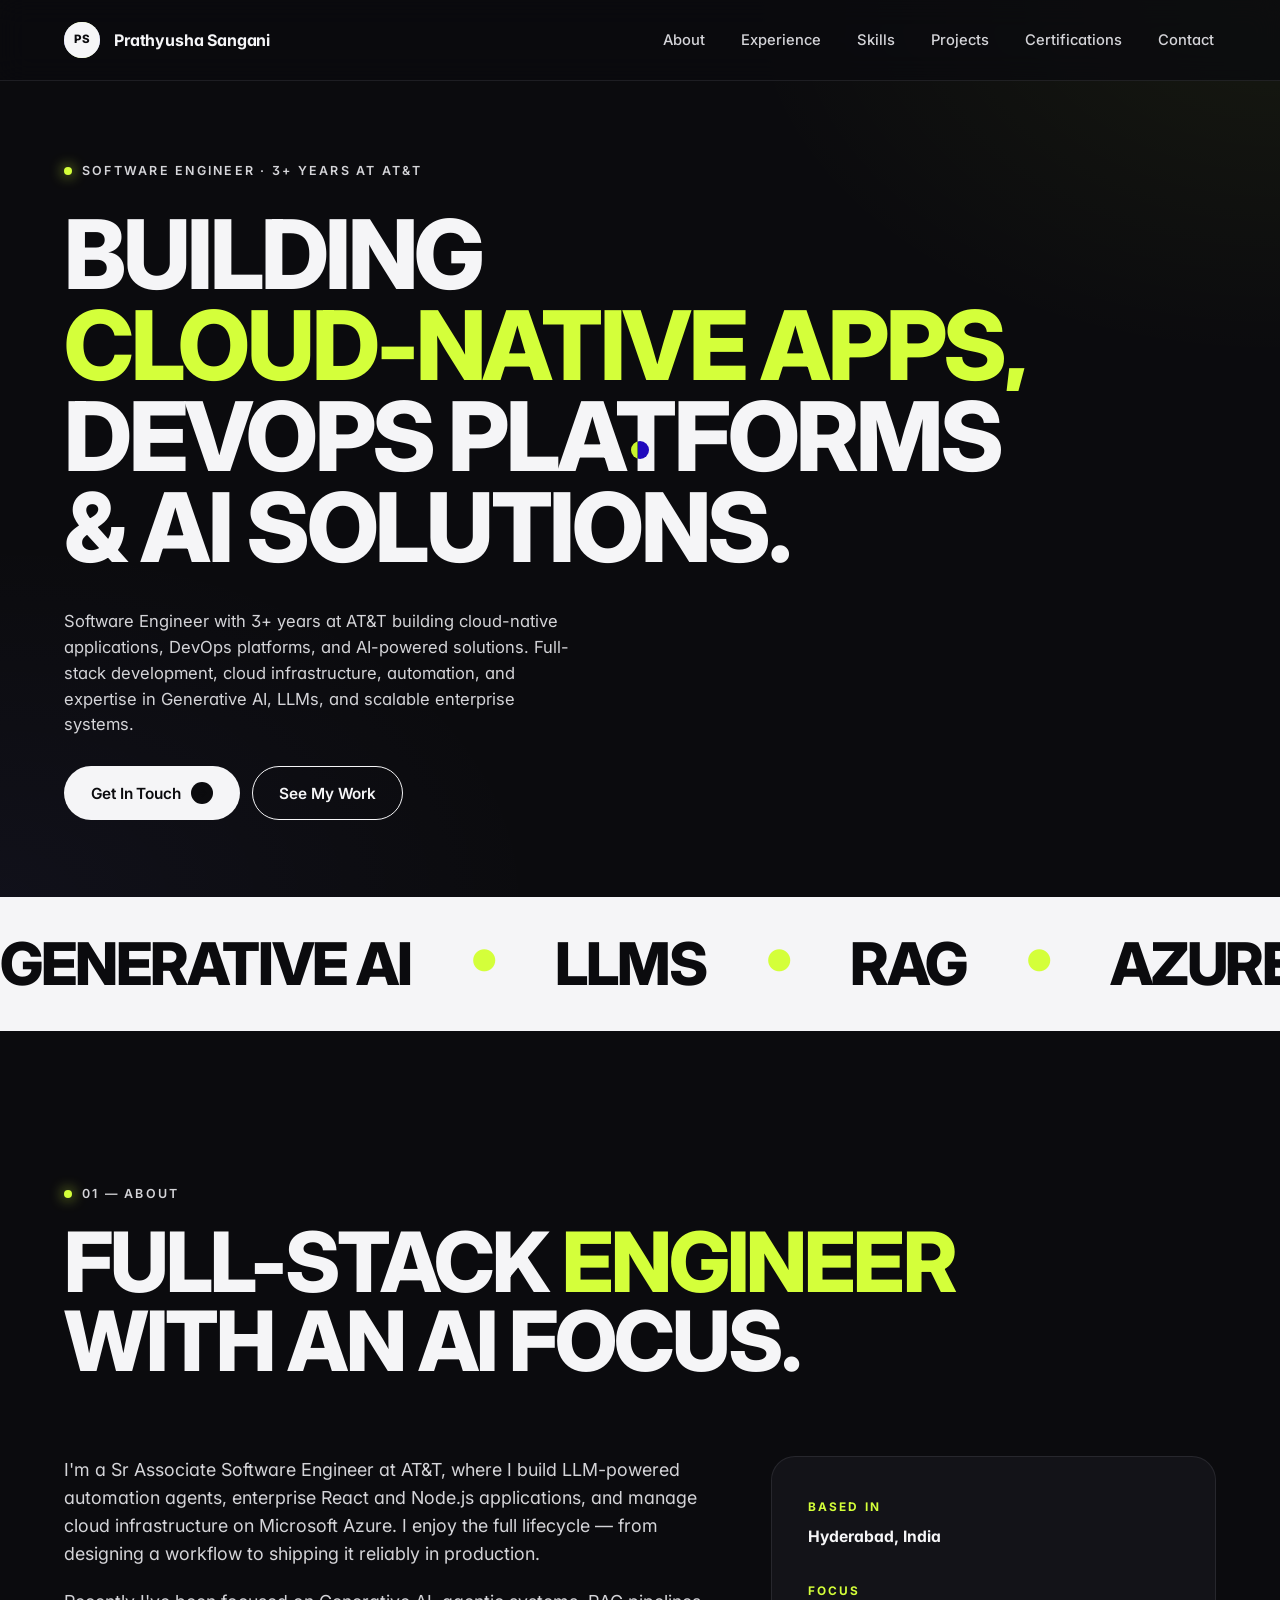
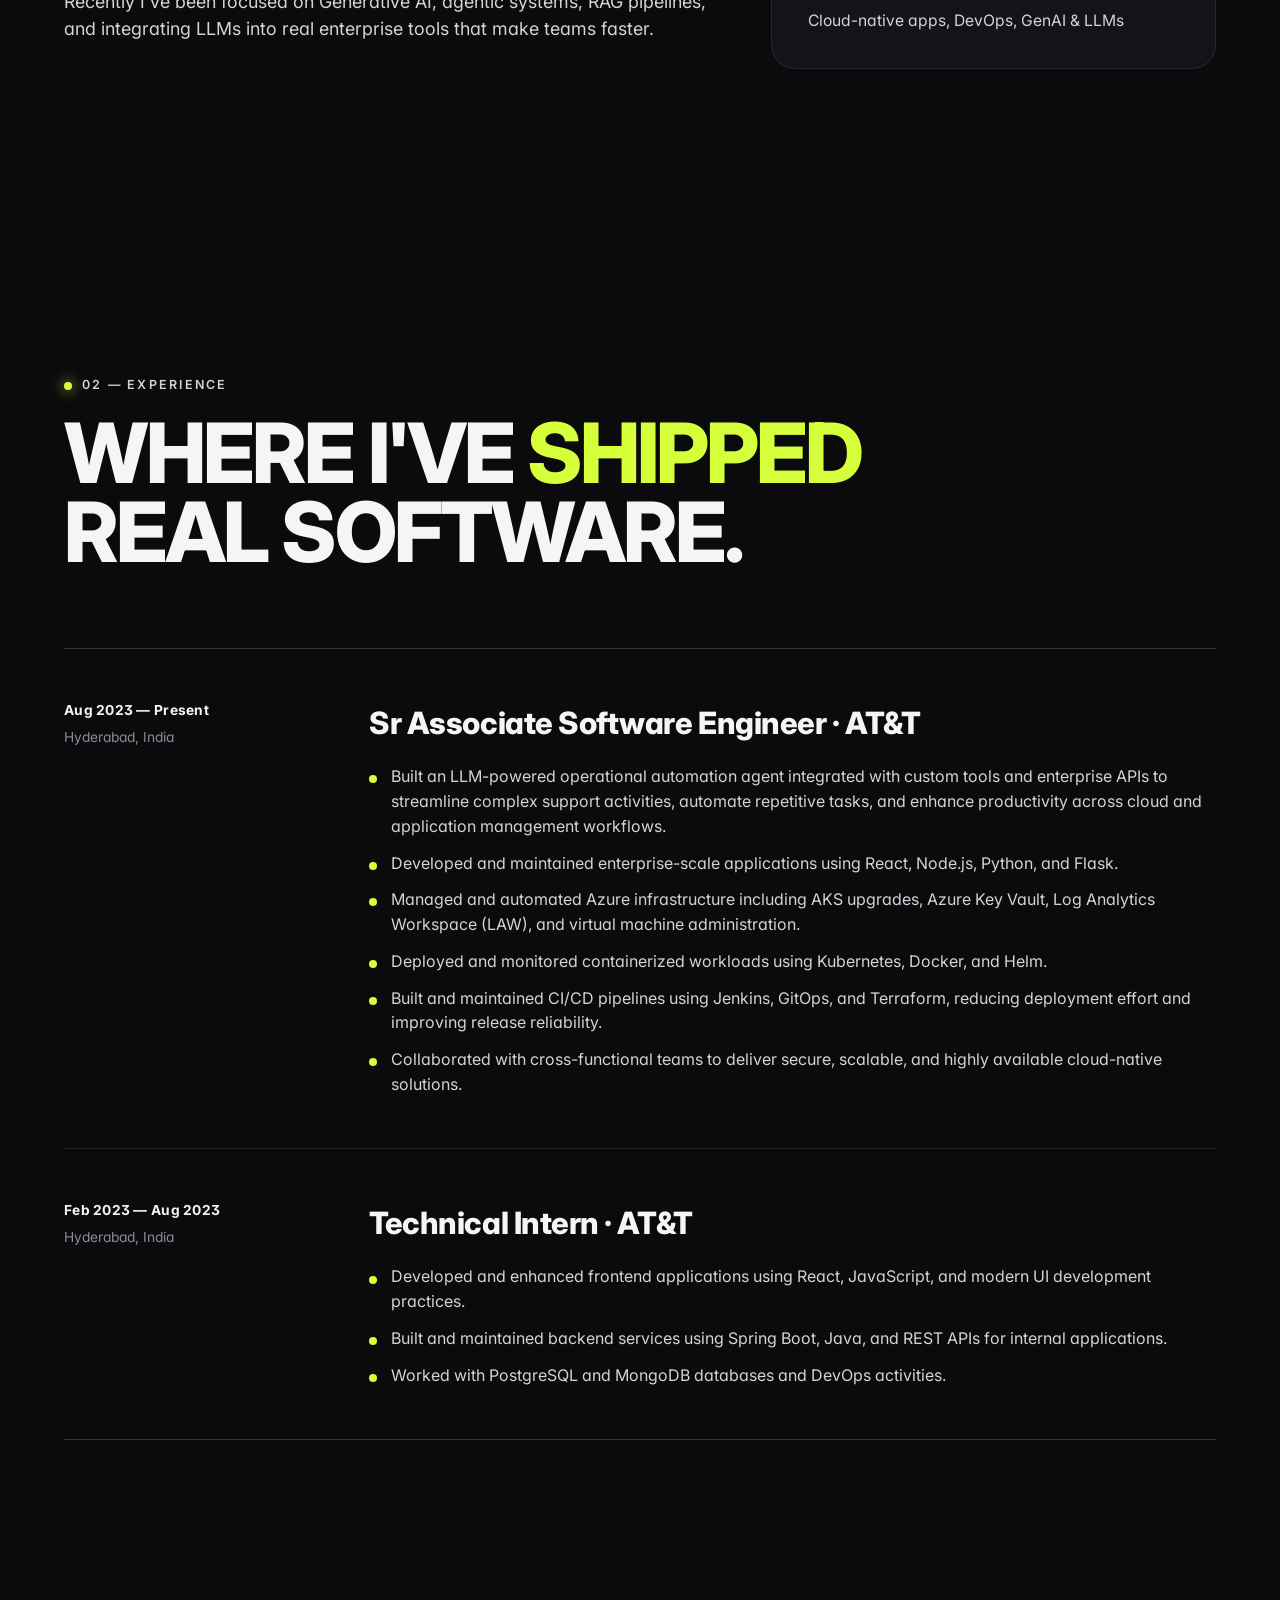
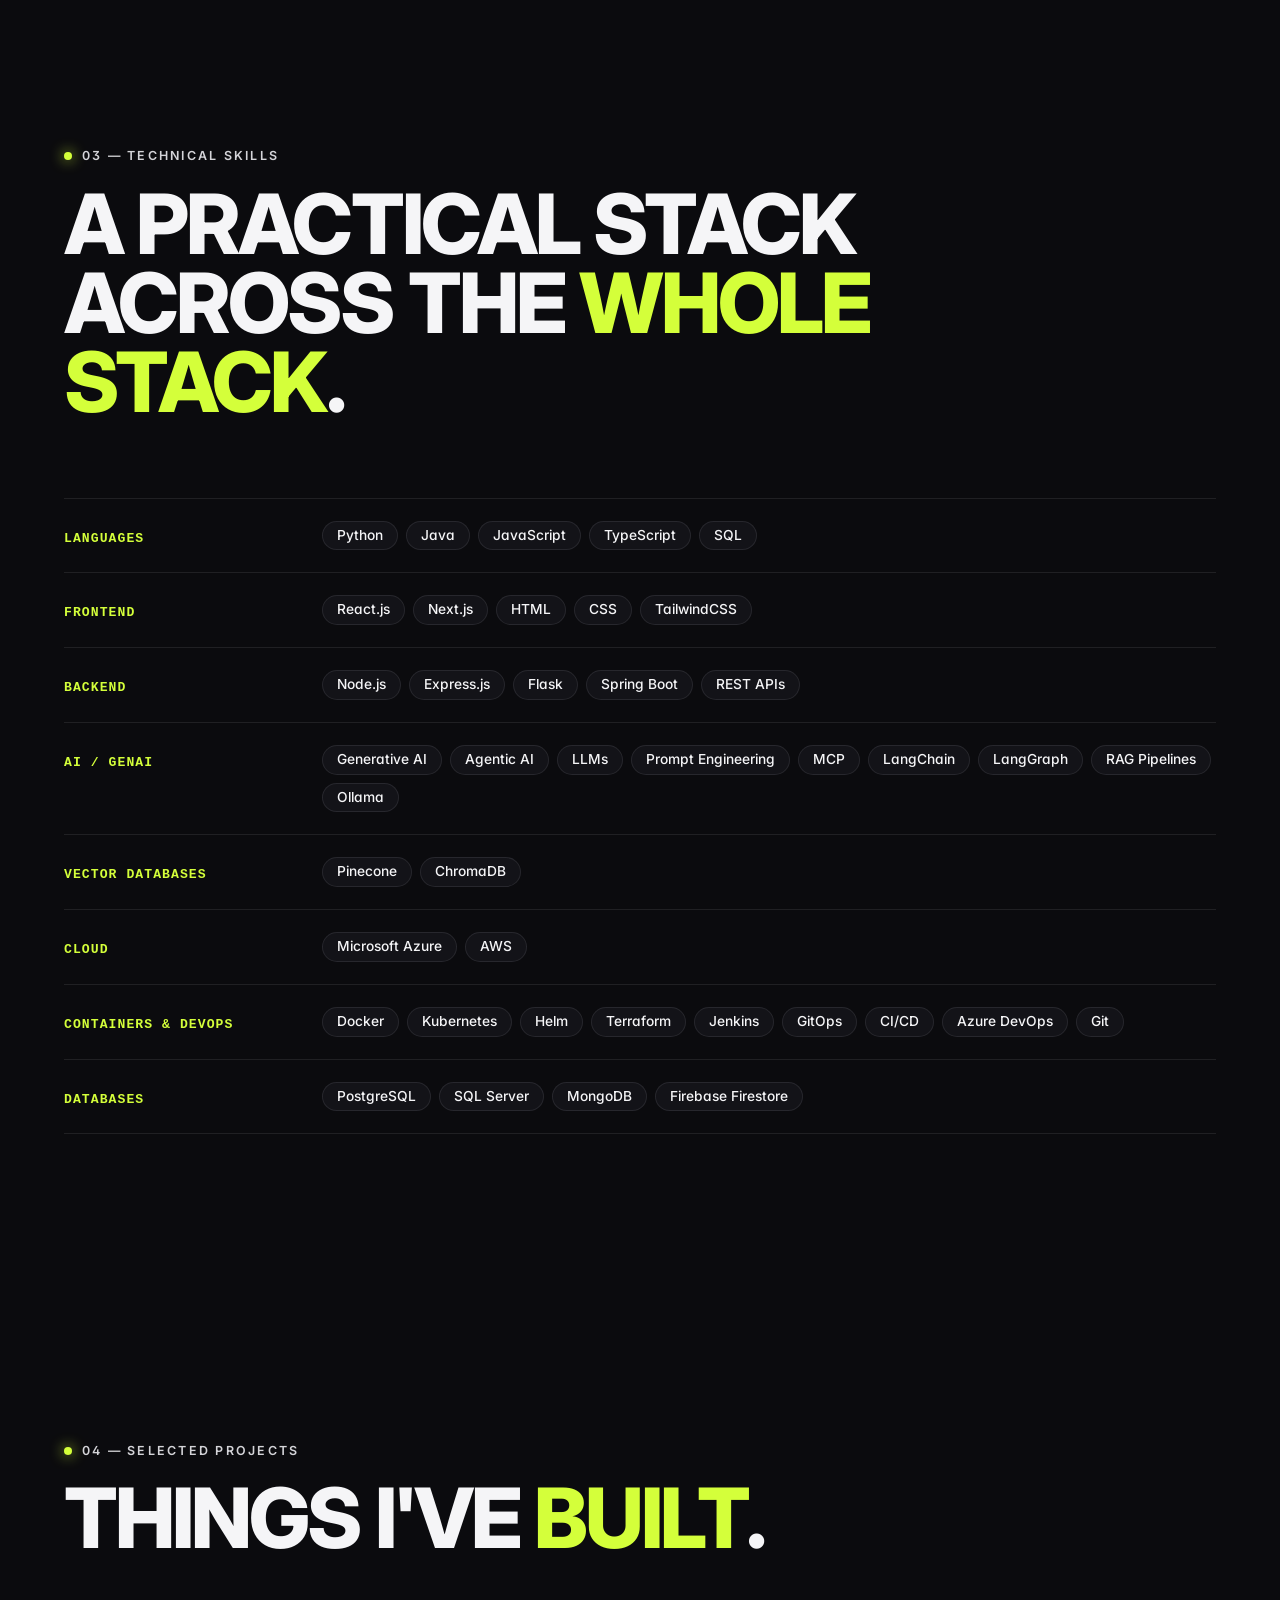
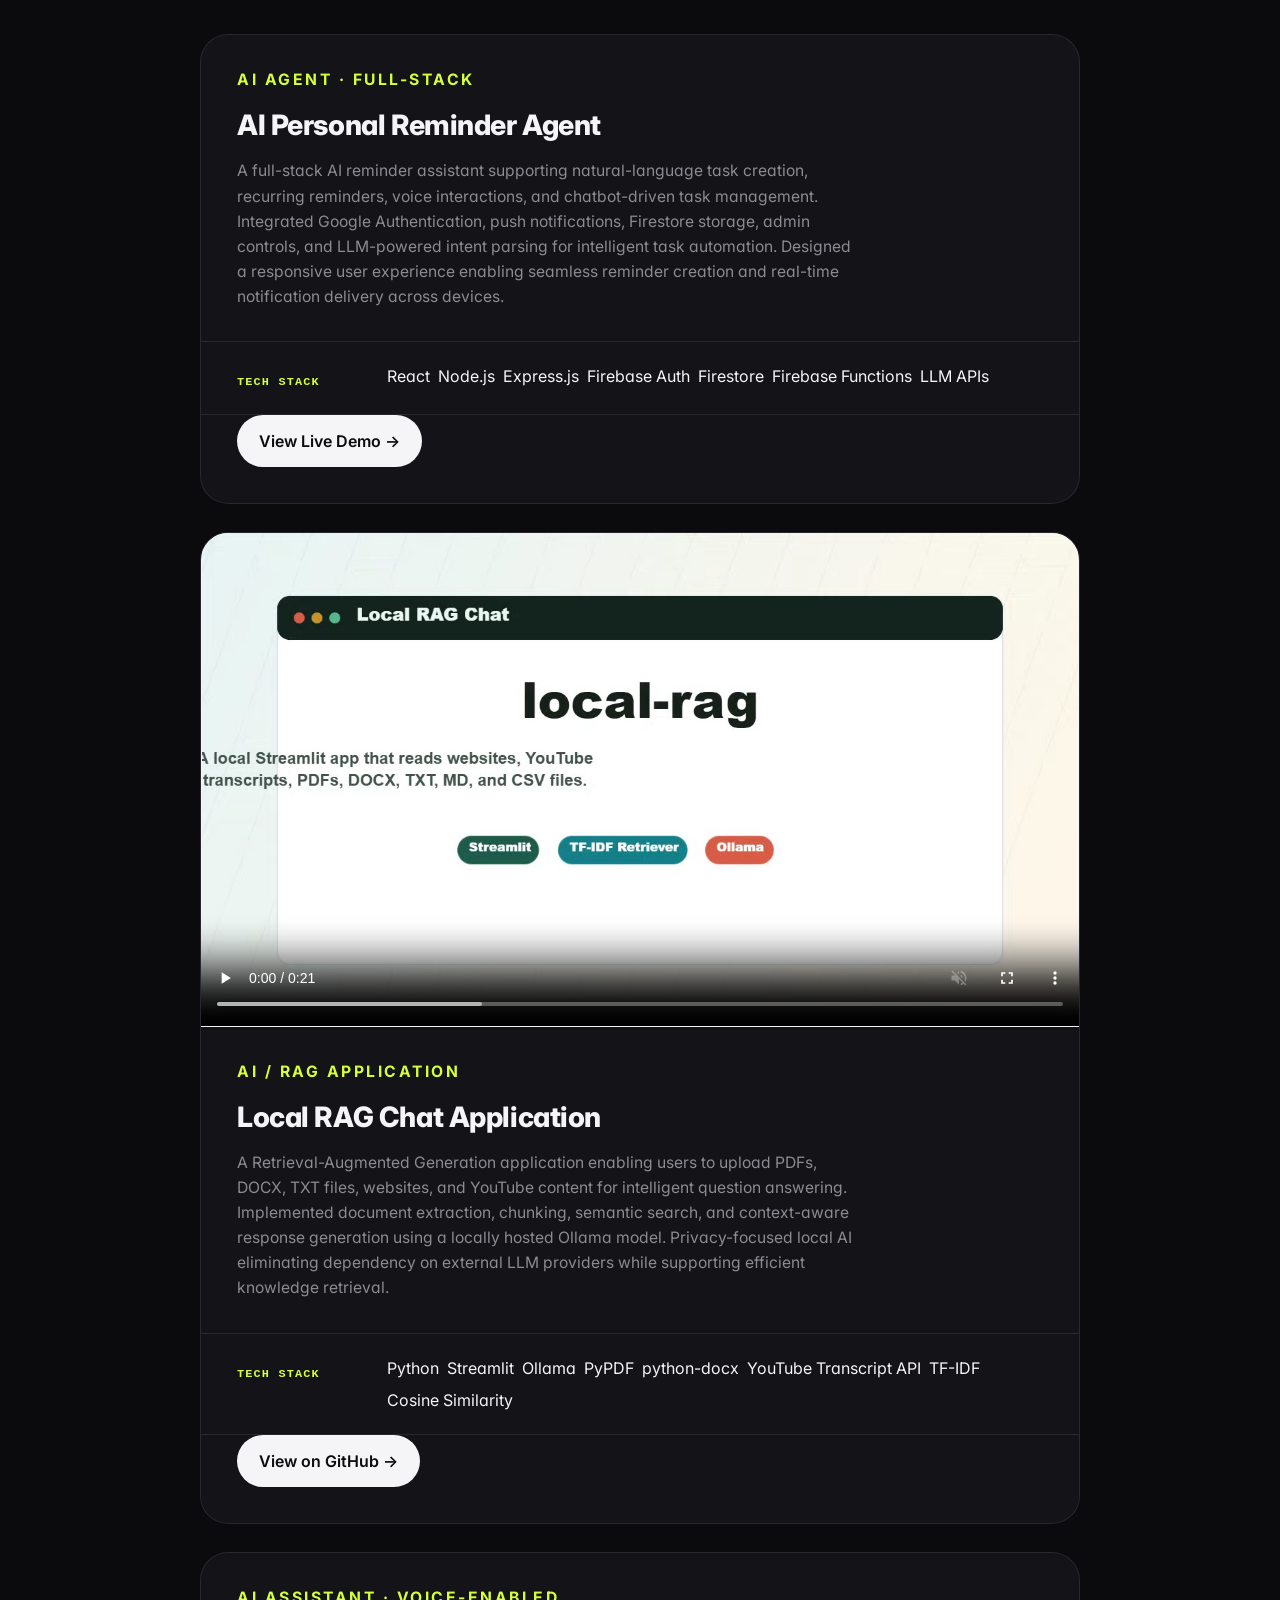
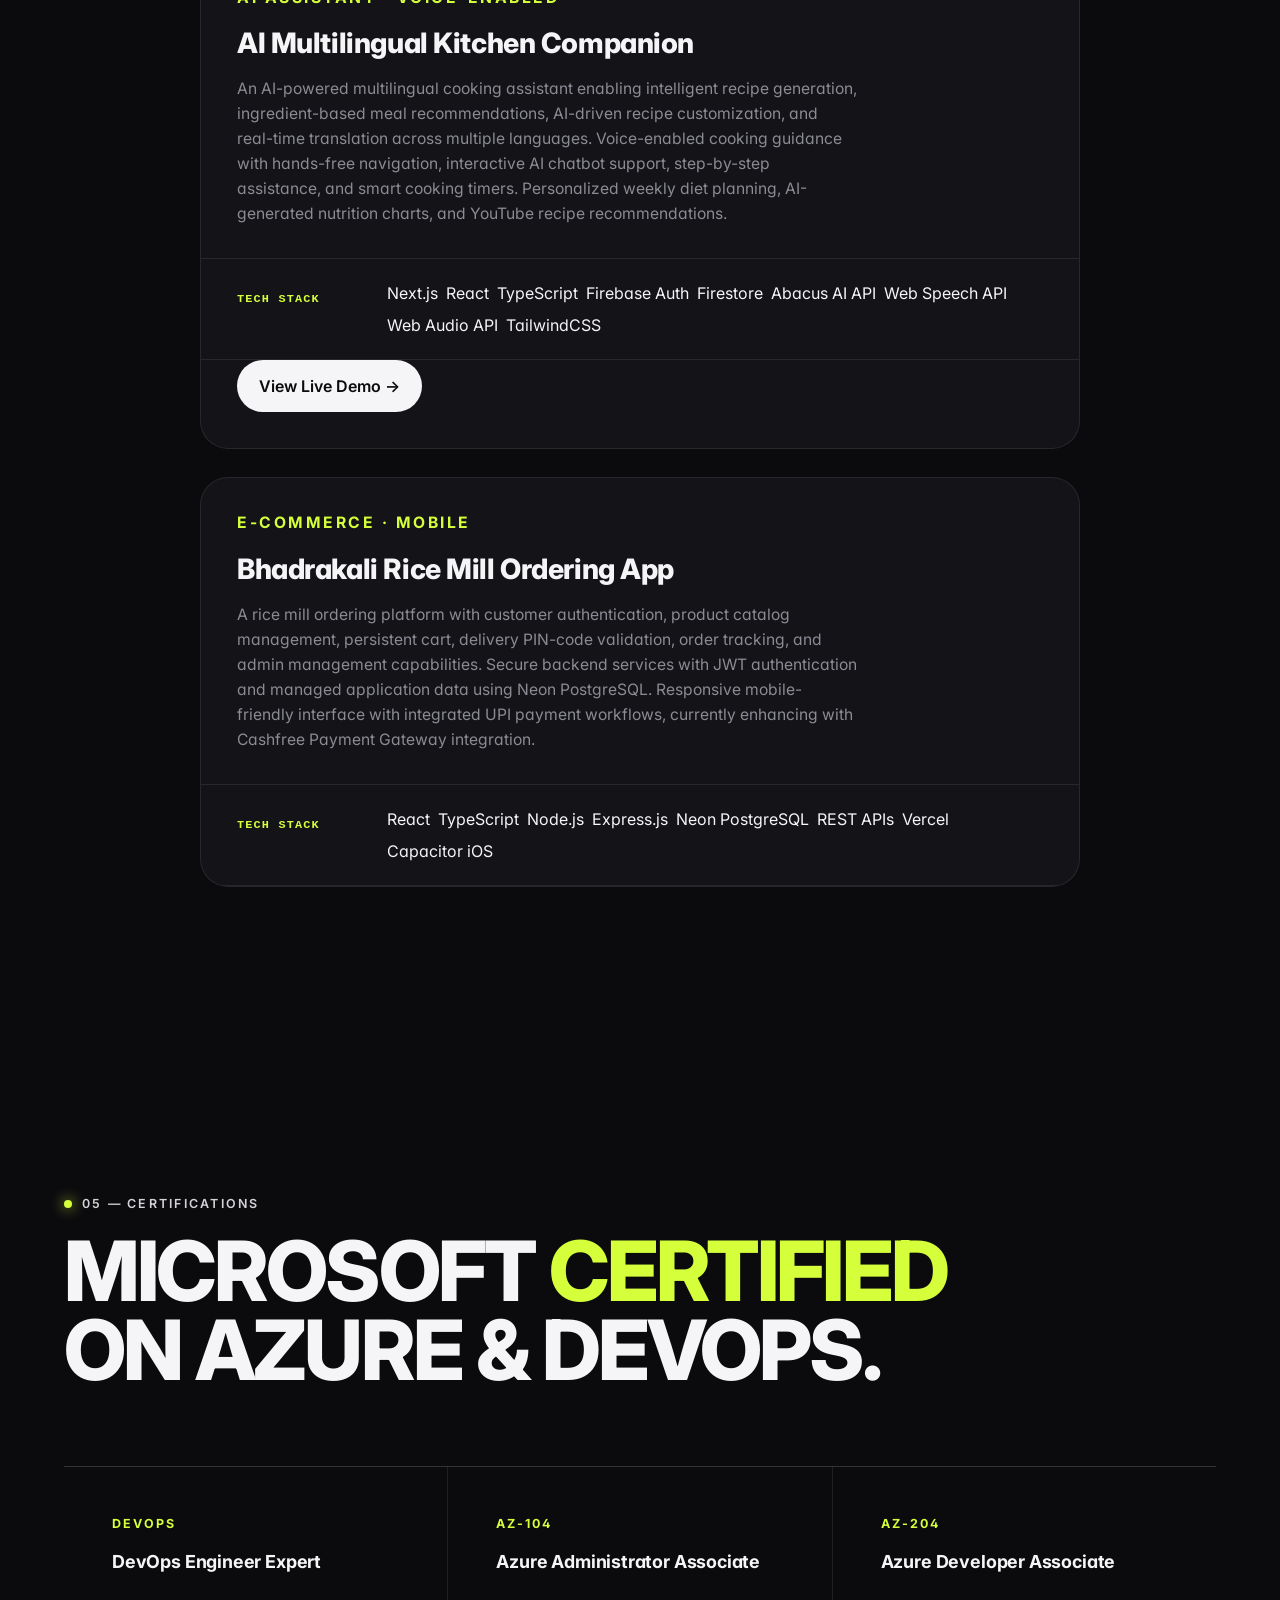
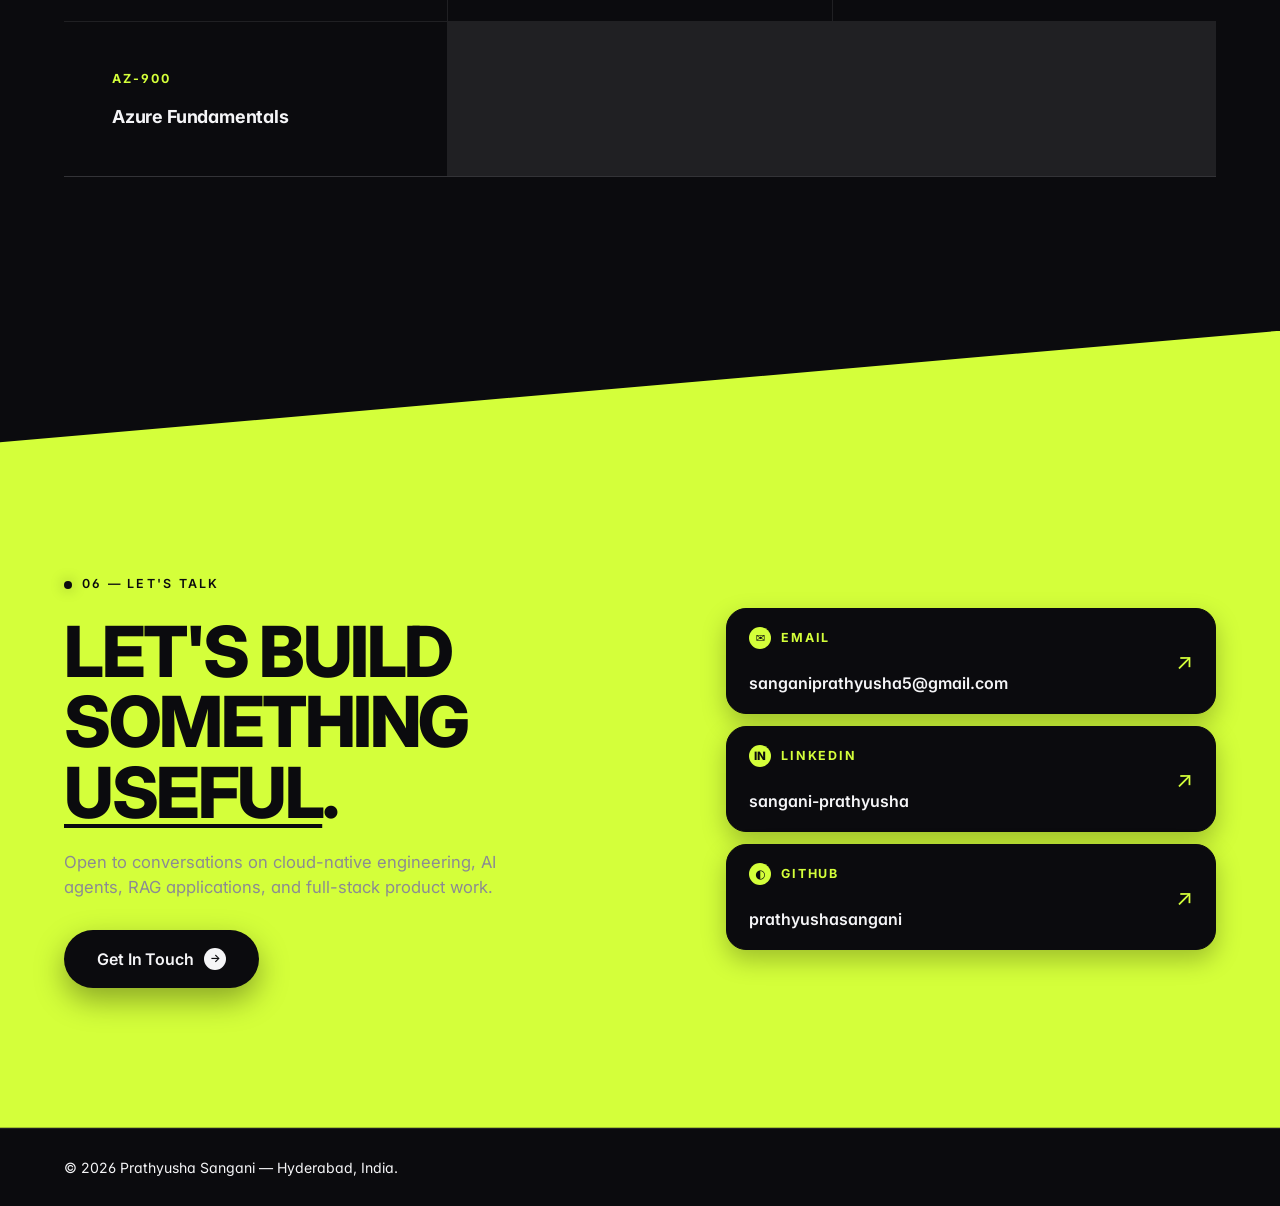
<file: index.html>
<!doctype html>
<html lang="en">
  <head>
    <meta charset="utf-8">
    <meta name="viewport" content="width=device-width, initial-scale=1">
    <meta
      name="description"
      content="Prathyusha Sangani — Software Engineer with 3+ years at AT&T building cloud-native apps, DevOps platforms, and AI-powered solutions."
    >
    <title>Prathyusha Sangani — Software Engineer</title>
    <link rel="preconnect" href="https://fonts.googleapis.com">
    <link rel="preconnect" href="https://fonts.gstatic.com" crossorigin>
    <link
      href="https://fonts.googleapis.com/css2?family=Inter:wght@400;500;600;700;800;900&family=Instrument+Serif:ital@0;1&display=swap"
      rel="stylesheet"
    >
    <link rel="stylesheet" href="styles.css">
  </head>
  <body>
    <div class="bg-fx" aria-hidden="true"></div>
    <div class="cursor-glow" aria-hidden="true"></div>

    <header class="site-header">
      <a class="brand" href="#home" aria-label="Prathyusha Sangani home">
        <span class="brand-mark">PS</span>
        <span>Prathyusha Sangani</span>
      </a>
      <nav class="nav-links" aria-label="Primary navigation">
        <a href="#about">About</a>
        <a href="#experience">Experience</a>
        <a href="#skills">Skills</a>
        <a href="#projects">Projects</a>
        <a href="#certifications">Certifications</a>
        <a href="#contact">Contact</a>
      </nav>
    </header>

    <main id="home">
      <section class="hero section-band">
        <div class="hero-content">
          <p class="eyebrow">Software Engineer · 3+ Years at AT&amp;T</p>

          <h1 class="hero-title">
            <span class="line"><span style="--d: 0.05s">Building</span></span>
            <span class="line"><span class="accent" style="--d: 0.15s">cloud-native apps,</span></span>
            <span class="line"><span style="--d: 0.25s">DevOps platforms</span></span>
            <span class="line"><span style="--d: 0.35s">&amp; AI solutions.</span></span>
          </h1>

          <div class="hero-row">
            <p class="hero-copy">
              Software Engineer with 3+ years at AT&amp;T building cloud-native applications,
              DevOps platforms, and AI-powered solutions. Full-stack development, cloud
              infrastructure, automation, and expertise in Generative AI, LLMs, and scalable
              enterprise systems.
            </p>

            <div class="avatar reveal" aria-hidden="true"></div>
          </div>

          <div class="hero-actions reveal">
            <a class="button primary" href="#contact">Get In Touch <span class="arrow">→</span></a>
            <a class="button secondary" href="#projects">See My Work</a>
          </div>
        </div>
      </section>

      <div class="marquee" aria-hidden="true">
        <div class="marquee-track">
          <span>Generative AI</span><span>LLMs</span><span>RAG</span><span>Azure</span><span>Kubernetes</span><span>React</span><span>Node.js</span><span>Python</span>
          <span>Generative AI</span><span>LLMs</span><span>RAG</span><span>Azure</span><span>Kubernetes</span><span>React</span><span>Node.js</span><span>Python</span>
        </div>
      </div>

      <section id="about" class="section">
        <div class="section-heading reveal">
          <p class="eyebrow">01 — About</p>
          <h2>Full-stack <span class="accent">engineer</span><br>with an AI focus.</h2>
        </div>
        <div class="about-grid">
          <div class="about-copy reveal">
            <p>
              I'm a Sr Associate Software Engineer at AT&amp;T, where I build LLM-powered
              automation agents, enterprise React and Node.js applications, and manage cloud
              infrastructure on Microsoft Azure. I enjoy the full lifecycle — from designing
              a workflow to shipping it reliably in production.
            </p>
            <p>
              Recently I've been focused on Generative AI, agentic systems, RAG pipelines,
              and integrating LLMs into real enterprise tools that make teams faster.
            </p>
          </div>
          <div class="about-facts reveal">
            <div>
              <span class="fact-label">Based in</span>
              <p><strong>Hyderabad, India</strong></p>
            </div>
            <div>
              <span class="fact-label">Focus</span>
              <p>Cloud-native apps, DevOps, GenAI &amp; LLMs</p>
            </div>
          </div>
        </div>
      </section>

      <section id="experience" class="section">
        <div class="section-heading reveal">
          <p class="eyebrow">02 — Experience</p>
          <h2>Where I've <span class="accent">shipped</span><br>real software.</h2>
        </div>
        <div class="experience-list">
          <article class="experience-item reveal">
            <div class="experience-meta">
              <span class="exp-date">Aug 2023 — Present</span>
              <span class="exp-location">Hyderabad, India</span>
            </div>
            <div class="experience-body">
              <h3>Sr Associate Software Engineer · AT&amp;T</h3>
              <ul>
                <li>Built an LLM-powered operational automation agent integrated with custom tools and enterprise APIs to streamline complex support activities, automate repetitive tasks, and enhance productivity across cloud and application management workflows.</li>
                <li>Developed and maintained enterprise-scale applications using React, Node.js, Python, and Flask.</li>
                <li>Managed and automated Azure infrastructure including AKS upgrades, Azure Key Vault, Log Analytics Workspace (LAW), and virtual machine administration.</li>
                <li>Deployed and monitored containerized workloads using Kubernetes, Docker, and Helm.</li>
                <li>Built and maintained CI/CD pipelines using Jenkins, GitOps, and Terraform, reducing deployment effort and improving release reliability.</li>
                <li>Collaborated with cross-functional teams to deliver secure, scalable, and highly available cloud-native solutions.</li>
              </ul>
            </div>
          </article>

          <article class="experience-item reveal">
            <div class="experience-meta">
              <span class="exp-date">Feb 2023 — Aug 2023</span>
              <span class="exp-location">Hyderabad, India</span>
            </div>
            <div class="experience-body">
              <h3>Technical Intern · AT&amp;T</h3>
              <ul>
                <li>Developed and enhanced frontend applications using React, JavaScript, and modern UI development practices.</li>
                <li>Built and maintained backend services using Spring Boot, Java, and REST APIs for internal applications.</li>
                <li>Worked with PostgreSQL and MongoDB databases and DevOps activities.</li>
              </ul>
            </div>
          </article>
        </div>
      </section>

      <section id="skills" class="section skills-section">
        <div class="section-heading reveal">
          <p class="eyebrow">03 — Technical Skills</p>
          <h2>A practical stack<br>across the <span class="accent">whole stack</span>.</h2>
        </div>
        <div class="skills-table reveal">
          <div class="skill-row"><span class="skill-cat">Languages</span><div class="chips"><span class="chip">Python</span><span class="chip">Java</span><span class="chip">JavaScript</span><span class="chip">TypeScript</span><span class="chip">SQL</span></div></div>
          <div class="skill-row"><span class="skill-cat">Frontend</span><div class="chips"><span class="chip">React.js</span><span class="chip">Next.js</span><span class="chip">HTML</span><span class="chip">CSS</span><span class="chip">TailwindCSS</span></div></div>
          <div class="skill-row"><span class="skill-cat">Backend</span><div class="chips"><span class="chip">Node.js</span><span class="chip">Express.js</span><span class="chip">Flask</span><span class="chip">Spring Boot</span><span class="chip">REST APIs</span></div></div>
          <div class="skill-row"><span class="skill-cat">AI / GenAI</span><div class="chips"><span class="chip">Generative AI</span><span class="chip">Agentic AI</span><span class="chip">LLMs</span><span class="chip">Prompt Engineering</span><span class="chip">MCP</span><span class="chip">LangChain</span><span class="chip">LangGraph</span><span class="chip">RAG Pipelines</span><span class="chip">Ollama</span></div></div>
          <div class="skill-row"><span class="skill-cat">Vector Databases</span><div class="chips"><span class="chip">Pinecone</span><span class="chip">ChromaDB</span></div></div>
          <div class="skill-row"><span class="skill-cat">Cloud</span><div class="chips"><span class="chip">Microsoft Azure</span><span class="chip">AWS</span></div></div>
          <div class="skill-row"><span class="skill-cat">Containers &amp; DevOps</span><div class="chips"><span class="chip">Docker</span><span class="chip">Kubernetes</span><span class="chip">Helm</span><span class="chip">Terraform</span><span class="chip">Jenkins</span><span class="chip">GitOps</span><span class="chip">CI/CD</span><span class="chip">Azure DevOps</span><span class="chip">Git</span></div></div>
          <div class="skill-row"><span class="skill-cat">Databases</span><div class="chips"><span class="chip">PostgreSQL</span><span class="chip">SQL Server</span><span class="chip">MongoDB</span><span class="chip">Firebase Firestore</span></div></div>
        </div>
      </section>

      <section id="projects" class="section projects-section">
        <div class="section-heading reveal">
          <p class="eyebrow">04 — Selected Projects</p>
          <h2>Things I've <span class="accent">built</span>.</h2>
        </div>

        <div class="project-grid">
          <article class="project-card reveal">
            <div>
              <p class="project-type">AI Agent · Full-stack</p>
              <h3>AI Personal Reminder Agent</h3>
              <p>
                A full-stack AI reminder assistant supporting natural-language task creation,
                recurring reminders, voice interactions, and chatbot-driven task management.
                Integrated Google Authentication, push notifications, Firestore storage, admin
                controls, and LLM-powered intent parsing for intelligent task automation.
                Designed a responsive user experience enabling seamless reminder creation and
                real-time notification delivery across devices.
              </p>
            </div>
            <div class="project-stack"><span class="stack-label">Tech Stack</span><div class="chips">
              <span>React</span><span>Node.js</span><span>Express.js</span><span>Firebase Auth</span><span>Firestore</span><span>Firebase Functions</span><span>LLM APIs</span>
            </div></div>
            <a class="project-link" href="https://personal-reminder-agent.vercel.app/" target="_blank" rel="noreferrer">
              View Live Demo →
            </a>
          </article>

          <article class="project-card reveal">
            <video class="project-video" controls muted playsinline preload="metadata" aria-label="Demo video explaining how local-rag works">
              <source src="assets/local-rag-demo.webm" type="video/webm">
              Your browser does not support the video tag.
            </video>
            <div>
              <p class="project-type">AI / RAG Application</p>
              <h3>Local RAG Chat Application</h3>
              <p>
                A Retrieval-Augmented Generation application enabling users to upload PDFs, DOCX,
                TXT files, websites, and YouTube content for intelligent question answering.
                Implemented document extraction, chunking, semantic search, and context-aware
                response generation using a locally hosted Ollama model. Privacy-focused local
                AI eliminating dependency on external LLM providers while supporting efficient
                knowledge retrieval.
              </p>
            </div>
            <div class="project-stack"><span class="stack-label">Tech Stack</span><div class="chips">
              <span>Python</span><span>Streamlit</span><span>Ollama</span><span>PyPDF</span><span>python-docx</span><span>YouTube Transcript API</span><span>TF-IDF</span><span>Cosine Similarity</span>
            </div></div>
            <a class="project-link" href="https://github.com/prathyushasangani/local-rag" target="_blank" rel="noreferrer">
              View on GitHub →
            </a>
          </article>

          <article class="project-card reveal">
            <div>
              <p class="project-type">AI Assistant · Voice-enabled</p>
              <h3>AI Multilingual Kitchen Companion</h3>
              <p>
                An AI-powered multilingual cooking assistant enabling intelligent recipe
                generation, ingredient-based meal recommendations, AI-driven recipe
                customization, and real-time translation across multiple languages. Voice-enabled
                cooking guidance with hands-free navigation, interactive AI chatbot support,
                step-by-step assistance, and smart cooking timers. Personalized weekly diet
                planning, AI-generated nutrition charts, and YouTube recipe recommendations.
              </p>
            </div>
            <div class="project-stack"><span class="stack-label">Tech Stack</span><div class="chips">
              <span>Next.js</span><span>React</span><span>TypeScript</span><span>Firebase Auth</span><span>Firestore</span><span>Abacus AI API</span><span>Web Speech API</span><span>Web Audio API</span><span>TailwindCSS</span>
            </div></div>
            <a class="project-link" href="https://prathyushasangani.github.io/moms-kitchen-app/" target="_blank" rel="noreferrer">
              View Live Demo →
            </a>
          </article>

          <article class="project-card reveal">
            <div>
              <p class="project-type">E-commerce · Mobile</p>
              <h3>Bhadrakali Rice Mill Ordering App</h3>
              <p>
                A rice mill ordering platform with customer authentication, product catalog
                management, persistent cart, delivery PIN-code validation, order tracking, and
                admin management capabilities. Secure backend services with JWT authentication
                and managed application data using Neon PostgreSQL. Responsive mobile-friendly
                interface with integrated UPI payment workflows, currently enhancing with
                Cashfree Payment Gateway integration.
              </p>
            </div>
            <div class="project-stack"><span class="stack-label">Tech Stack</span><div class="chips">
              <span>React</span><span>TypeScript</span><span>Node.js</span><span>Express.js</span><span>Neon PostgreSQL</span><span>REST APIs</span><span>Vercel</span><span>Capacitor iOS</span>
            </div></div>
          </article>
        </div>
      </section>

      <section id="certifications" class="section insight-section">
        <div class="section-heading reveal">
          <p class="eyebrow">05 — Certifications</p>
          <h2>Microsoft <span class="accent">certified</span><br>on Azure &amp; DevOps.</h2>
        </div>
        <div class="insight-grid">
          <article class="reveal">
            <p>DevOps</p>
            <h3>DevOps Engineer Expert</h3>
          </article>
          <article class="reveal">
            <p>AZ-104</p>
            <h3>Azure Administrator Associate</h3>
          </article>
          <article class="reveal">
            <p>AZ-204</p>
            <h3>Azure Developer Associate</h3>
          </article>
          <article class="reveal">
            <p>AZ-900</p>
            <h3>Azure Fundamentals</h3>
          </article>
        </div>
      </section>

      <section id="contact" class="contact-section">
        <div class="contact-panel reveal">
          <span class="contact-wedge" aria-hidden="true"></span>
          <div class="contact-inner">
            <div class="contact-left">
              <p class="eyebrow">06 — Let's Talk</p>
              <h2>Let's build<br>something <span class="accent">useful</span>.</h2>
              <p class="contact-sub">
                Open to conversations on cloud-native engineering, AI agents, RAG applications,
                and full-stack product work.
              </p>
              <a class="button primary contact-cta" href="mailto:sanganiprathyusha5@gmail.com">
                Get In Touch <span class="arrow">→</span>
              </a>
            </div>
            <div class="contact-right">
              <a class="contact-btn" href="mailto:sanganiprathyusha5@gmail.com">
                <span class="btn-label"><span class="btn-icon">✉</span> Email</span>
                <span class="btn-value">sanganiprathyusha5@gmail.com</span>
                <span class="btn-arrow">↗</span>
              </a>
              <a class="contact-btn" href="https://in.linkedin.com/in/sangani-prathyusha-336596220" target="_blank" rel="noreferrer">
                <span class="btn-label"><span class="btn-icon">in</span> LinkedIn</span>
                <span class="btn-value">sangani-prathyusha</span>
                <span class="btn-arrow">↗</span>
              </a>
              <a class="contact-btn" href="https://github.com/prathyushasangani" target="_blank" rel="noreferrer">
                <span class="btn-label"><span class="btn-icon">◐</span> GitHub</span>
                <span class="btn-value">prathyushasangani</span>
                <span class="btn-arrow">↗</span>
              </a>
            </div>
          </div>
        </div>
      </section>
    </main>

    <footer>
      <p>© <span id="year"></span> Prathyusha Sangani — Hyderabad, India.</p>
    </footer>

    <script src="script.js"></script>
  </body>
</html>
</file>
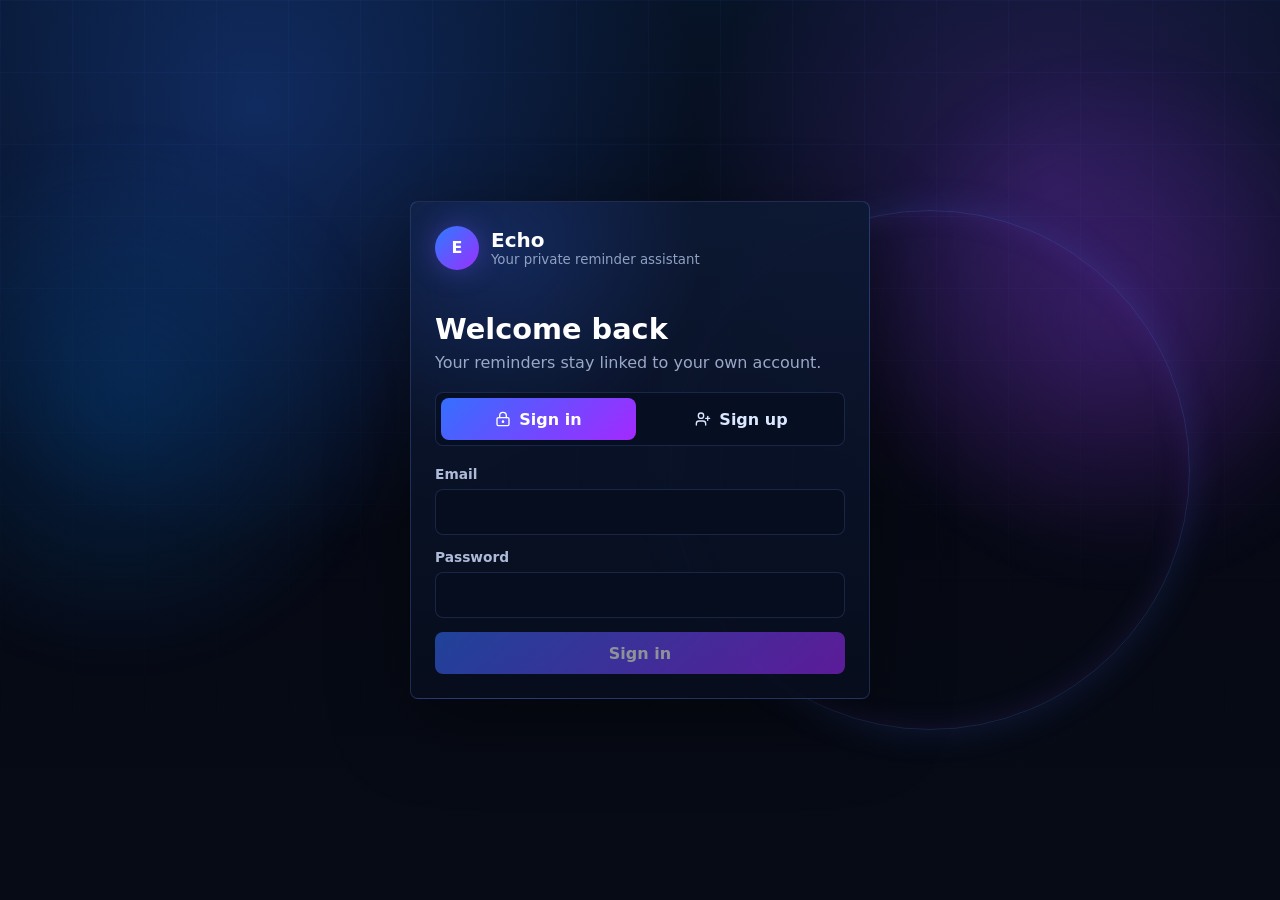
<file: echo/index.html>
<!doctype html>
<html lang="en">
  <head>
    <meta charset="UTF-8" />
    <meta name="viewport" content="width=device-width, initial-scale=1.0" />
    <title>Personal Reminder Agent</title>
    <script type="module" crossorigin src="/echo/assets/index-CjzV_z_8.js"></script>
    <link rel="stylesheet" crossorigin href="/echo/assets/index-2zCphkqG.css">
  </head>
  <body>
    <div id="root"></div>
  </body>
</html>
</file>
<file: styles.css>
:root {
  color-scheme: dark;
  --bg: #0b0b0e;
  --bg-deep: #060608;
  --ink: #f5f5f7;
  --ink-soft: #d4d4d8;
  --muted: #8b8b93;
  --line: rgba(245, 245, 247, 0.09);
  --accent: #d4ff3a;
  --accent-2: #7c7cff;
  --accent-3: #ffffff;
  --paper: #131318;
  --shadow: 0 30px 80px rgba(0, 0, 0, 0.6);
}

* { box-sizing: border-box; }

html { scroll-behavior: smooth; }

body {
  margin: 0;
  background: var(--bg);
  color: var(--ink);
  font-family: "Inter", system-ui, -apple-system, BlinkMacSystemFont, "Segoe UI", sans-serif;
  font-feature-settings: "ss01", "cv11";
  line-height: 1.5;
  -webkit-font-smoothing: antialiased;
  overflow-x: hidden;
}

a { color: inherit; text-decoration: none; }

::selection { background: var(--ink); color: var(--bg); }

/* ============ Noise + grain background ============ */
.bg-fx {
  position: fixed;
  inset: 0;
  z-index: -2;
  background: var(--bg);
  pointer-events: none;
}

.bg-fx::before {
  content: "";
  position: absolute;
  inset: 0;
  opacity: 0.07;
  mix-blend-mode: multiply;
  background-image: url("data:image/svg+xml;utf8,<svg xmlns='http://www.w3.org/2000/svg' width='200' height='200'><filter id='n'><feTurbulence type='fractalNoise' baseFrequency='0.9' numOctaves='2' stitchTiles='stitch'/></filter><rect width='100%' height='100%' filter='url(%23n)'/></svg>");
}

.bg-fx::after {
  content: "";
  position: absolute;
  inset: 0;
  background:
    radial-gradient(900px 600px at 100% 0%, rgba(212, 255, 58, 0.06), transparent 60%),
    radial-gradient(900px 600px at 0% 100%, rgba(124, 124, 255, 0.05), transparent 60%);
}

.orb { display: none; }

/* ============ Header ============ */
.site-header {
  position: sticky;
  top: 0;
  z-index: 50;
  display: flex;
  align-items: center;
  justify-content: space-between;
  gap: 24px;
  padding: 22px clamp(20px, 5vw, 64px);
  background: rgba(11, 11, 14, 0.72);
  backdrop-filter: blur(14px);
  -webkit-backdrop-filter: blur(14px);
  border-bottom: 1px solid var(--line);
}

.brand {
  display: inline-flex;
  align-items: center;
  gap: 14px;
  font-weight: 700;
  font-size: 1rem;
  letter-spacing: -0.01em;
}

.brand-mark {
  position: relative;
  display: grid;
  width: 36px;
  height: 36px;
  place-items: center;
  border-radius: 50%;
  background: var(--ink);
  color: var(--bg);
  font-size: 0.72rem;
  font-weight: 800;
  letter-spacing: 0.04em;
  overflow: hidden;
}

.brand-mark::before {
  content: "";
  position: absolute;
  inset: -2px;
  border-radius: 50%;
  background: conic-gradient(from 0deg, var(--accent), var(--accent-2), var(--accent), var(--accent-2), var(--accent));
  z-index: -1;
  animation: spin 6s linear infinite;
}

@keyframes spin {
  to { transform: rotate(360deg); }
}

.nav-links {
  display: flex;
  align-items: center;
  gap: clamp(14px, 2.6vw, 32px);
  color: var(--ink-soft);
  font-size: 0.92rem;
  font-weight: 500;
}

.nav-links a {
  position: relative;
  padding: 6px 2px;
}

.nav-links a::after {
  content: "";
  position: absolute;
  left: 0;
  right: 0;
  bottom: 0;
  height: 1px;
  background: var(--ink);
  transform: scaleX(0);
  transform-origin: right;
  transition: transform 0.4s cubic-bezier(0.7, 0, 0.2, 1);
}

.nav-links a:hover::after {
  transform: scaleX(1);
  transform-origin: left;
}

/* ============ Layout helpers ============ */
.section-band,
.section,
.contact-section {
  padding-inline: clamp(20px, 5vw, 64px);
}

/* ============ Hero ============ */
.hero {
  position: relative;
  display: grid;
  grid-template-columns: minmax(0, 1fr);
  align-items: end;
  min-height: calc(100vh - 84px);
  padding-top: clamp(40px, 8vw, 80px);
  padding-bottom: clamp(40px, 6vw, 80px);
}

.hero-content {
  display: grid;
  gap: 28px;
}

.eyebrow {
  display: inline-flex;
  align-items: center;
  gap: 10px;
  margin: 0;
  font-size: 0.78rem;
  font-weight: 600;
  letter-spacing: 0.18em;
  text-transform: uppercase;
  color: var(--ink-soft);
}

.eyebrow::before {
  content: "";
  width: 8px;
  height: 8px;
  border-radius: 50%;
  background: var(--accent);
  box-shadow: 0 0 14px var(--accent);
  animation: pulse 2.4s ease-in-out infinite;
}

@keyframes pulse {
  0%, 100% { transform: scale(1); opacity: 1; }
  50% { transform: scale(1.4); opacity: 0.6; }
}

h1, h2, h3, p { overflow-wrap: anywhere; margin: 0; }

h1 {
  font-size: clamp(2.4rem, 7.5vw, 7.4rem);
  line-height: 0.95;
  letter-spacing: -0.035em;
  font-weight: 800;
  color: var(--ink);
  text-transform: uppercase;
}

.hero h1 {
  display: grid;
  gap: 0;
}

.hero h1 .line {
  display: block;
  position: relative;
}

.hero h1 .accent {
  font-weight: 800;
  letter-spacing: -0.035em;
  text-transform: uppercase;
  color: var(--accent);
  -webkit-text-stroke: 0;
}

.hero-row {
  display: grid;
  grid-template-columns: minmax(0, 1.4fr) minmax(220px, 0.9fr);
  gap: clamp(24px, 4vw, 56px);
  align-items: end;
  margin-top: 8px;
}

.hero-copy {
  max-width: 520px;
  color: var(--ink-soft);
  font-size: clamp(1.02rem, 1.3vw, 1.18rem);
  line-height: 1.55;
}

.hero-actions {
  display: flex;
  flex-wrap: wrap;
  gap: 12px;
}

.button {
  position: relative;
  display: inline-flex;
  min-height: 54px;
  align-items: center;
  justify-content: center;
  gap: 10px;
  border: 1px solid transparent;
  border-radius: 999px;
  padding: 14px 26px;
  font-weight: 600;
  font-size: 0.96rem;
  letter-spacing: -0.005em;
  cursor: pointer;
  overflow: hidden;
  transition: transform 0.3s ease, background 0.3s ease, color 0.3s ease, border-color 0.3s ease;
}

.button.primary {
  background: var(--ink);
  color: var(--bg);
}
.button.primary:hover { background: var(--accent); }

.button.secondary {
  border-color: var(--ink);
  color: var(--ink);
  background: transparent;
}
.button.secondary:hover { background: var(--ink); color: var(--bg); }

.button .arrow {
  display: inline-grid;
  place-items: center;
  width: 22px;
  height: 22px;
  border-radius: 50%;
  background: currentColor;
  color: var(--ink);
  font-size: 0.7rem;
  transition: transform 0.3s ease;
}
.button.primary .arrow { color: var(--bg); }
.button:hover .arrow { transform: translateX(3px) rotate(-45deg); }

/* ============ Geometric avatar (instead of face) ============ */
.avatar {
  position: relative;
  aspect-ratio: 1 / 1;
  max-width: 280px;
  justify-self: end;
  border-radius: 50%;
  background:
    radial-gradient(circle at 30% 30%, rgba(212, 255, 58, 0.9), transparent 45%),
    conic-gradient(from 200deg, #d4ff3a, #7c7cff, #050508, #d4ff3a);
  box-shadow:
    0 30px 60px rgba(0, 0, 0, 0.55),
    inset 0 -30px 80px rgba(0, 0, 0, 0.6),
    inset 0 30px 80px rgba(212, 255, 58, 0.35);
  animation: avatarSpin 18s linear infinite;
}

.avatar::before,
.avatar::after {
  content: "";
  position: absolute;
  inset: 6%;
  border-radius: 50%;
  background: radial-gradient(circle at 35% 30%, rgba(255, 255, 255, 0.6), transparent 50%);
  mix-blend-mode: overlay;
}

.avatar::after {
  inset: 18%;
  background: radial-gradient(circle at 70% 70%, rgba(0, 0, 0, 0.2), transparent 60%);
  mix-blend-mode: multiply;
}

@keyframes avatarSpin {
  to { transform: rotate(360deg); }
}

/* ============ Marquee ============ */
.marquee {
  position: relative;
  border-block: 1px solid var(--line);
  background: var(--ink);
  color: var(--bg);
  overflow: hidden;
  padding: 22px 0;
}

.marquee-track {
  display: flex;
  gap: 60px;
  width: max-content;
  animation: marquee 28s linear infinite;
  font-family: "Inter", sans-serif;
  font-size: clamp(2rem, 4.6vw, 4rem);
  font-weight: 800;
  letter-spacing: -0.035em;
  text-transform: uppercase;
  white-space: nowrap;
}

.marquee-track span {
  display: inline-flex;
  align-items: center;
  gap: 60px;
}

.marquee-track span::after {
  content: "●";
  color: var(--accent);
  font-size: 0.5em;
  transform: translateY(-0.15em);
}

@keyframes marquee {
  to { transform: translateX(-50%); }
}

/* ============ Sections ============ */
.section {
  position: relative;
  padding-top: clamp(80px, 12vw, 160px);
  padding-bottom: clamp(80px, 12vw, 160px);
}

.section-heading {
  display: grid;
  gap: 18px;
  margin-bottom: clamp(40px, 6vw, 80px);
  max-width: 980px;
}

.section-heading h2 {
  font-size: clamp(2.4rem, 6.5vw, 6rem);
  line-height: 0.95;
  letter-spacing: -0.035em;
  font-weight: 800;
  text-transform: uppercase;
}

.section-heading h2 .accent {
  font-weight: 800;
  letter-spacing: -0.035em;
  text-transform: uppercase;
  color: var(--accent);
  -webkit-text-stroke: 0;
}

.gradient-text {
  font-weight: 800;
  letter-spacing: -0.035em;
  text-transform: uppercase;
  color: var(--accent);
  -webkit-text-stroke: 0;
}

h3 {
  font-size: 1.3rem;
  font-weight: 700;
  letter-spacing: -0.01em;
}

/* ============ About ============ */
.about-grid {
  display: grid;
  grid-template-columns: minmax(0, 1.3fr) minmax(260px, 0.9fr);
  gap: clamp(28px, 5vw, 80px);
  align-items: start;
}

.about-copy {
  display: grid;
  gap: 20px;
  font-size: clamp(1.05rem, 1.4vw, 1.35rem);
  line-height: 1.55;
  color: var(--ink-soft);
  max-width: 720px;
}

.about-facts {
  display: grid;
  gap: 28px;
  padding: clamp(24px, 3vw, 36px);
  border: 1px solid var(--line);
  border-radius: 24px;
  background: var(--paper);
}

.about-facts p { margin: 0; color: var(--ink-soft); font-size: 0.98rem; }
.about-facts p strong { color: var(--ink); font-weight: 700; }

.fact-label {
  display: inline-block;
  margin-bottom: 8px;
  font-size: 0.74rem;
  font-weight: 700;
  letter-spacing: 0.18em;
  text-transform: uppercase;
  color: var(--accent);
}

/* ============ Experience ============ */
.experience-list {
  display: grid;
  gap: 1px;
  background: var(--line);
  border-block: 1px solid var(--line);
}

.experience-item {
  display: grid;
  grid-template-columns: minmax(220px, 0.6fr) minmax(0, 2fr);
  gap: clamp(24px, 4vw, 60px);
  padding: clamp(28px, 4vw, 56px) 0;
  background: var(--bg);
}

.experience-meta {
  display: grid;
  gap: 6px;
  align-content: start;
}

.exp-date {
  font-size: 0.86rem;
  font-weight: 700;
  letter-spacing: 0.02em;
  color: var(--ink);
}

.exp-location {
  font-size: 0.86rem;
  color: var(--muted);
}

.experience-body h3 {
  font-size: clamp(1.4rem, 2.4vw, 2rem);
  font-weight: 800;
  letter-spacing: -0.015em;
  margin-bottom: 18px;
}

.experience-body ul {
  list-style: none;
  padding: 0;
  margin: 0;
  display: grid;
  gap: 12px;
}

.experience-body li {
  position: relative;
  padding-left: 22px;
  color: var(--ink-soft);
  font-size: 1rem;
  line-height: 1.55;
}

.experience-body li::before {
  content: "";
  position: absolute;
  left: 0;
  top: 0.7em;
  width: 8px;
  height: 8px;
  border-radius: 50%;
  background: var(--accent);
}

/* ============ Service grid ============ */
.service-grid {
  display: grid;
  grid-template-columns: repeat(2, minmax(0, 1fr));
  gap: 1px;
  background: var(--line);
  border-block: 1px solid var(--line);
}

.service-grid article {
  position: relative;
  padding: clamp(28px, 4vw, 56px);
  background: var(--bg);
  display: grid;
  gap: 18px;
  min-height: 280px;
  transition: background 0.4s ease, color 0.4s ease;
}

.service-grid article:hover { background: var(--ink); color: var(--bg); }
.service-grid article:hover .service-icon { background: var(--accent); color: var(--bg); }
.service-grid article:hover p { color: rgba(245, 245, 247, 0.7); }

.service-icon {
  display: inline-grid;
  width: 52px;
  height: 52px;
  place-items: center;
  border-radius: 50%;
  background: var(--ink);
  color: var(--bg);
  font-weight: 700;
  font-size: 0.84rem;
  letter-spacing: 0.04em;
  transition: background 0.3s ease, color 0.3s ease;
}

.service-grid p,
.timeline p,
.contact-section p {
  color: var(--muted);
  transition: color 0.4s ease;
}

/* ============ Skills ============ */
.skills-section { background: transparent; }

.skills-layout {
  display: grid;
  grid-template-columns: repeat(4, minmax(0, 1fr));
  gap: 1px;
  background: var(--line);
  border-block: 1px solid var(--line);
}

/* Editorial skills table */
.skills-table {
  display: grid;
  border-top: 1px solid var(--line);
}

.skill-row {
  display: grid;
  grid-template-columns: minmax(160px, 210px) 1fr;
  gap: clamp(20px, 4vw, 48px);
  align-items: center;
  padding: 22px 0;
  border-bottom: 1px solid var(--line);
  transition: background 0.3s ease;
}

.skill-row:hover {
  background: linear-gradient(90deg, rgba(212, 255, 58, 0.04), transparent);
}

.skill-cat {
  font-family: ui-monospace, "SFMono-Regular", Menlo, monospace;
  font-size: 0.82rem;
  font-weight: 600;
  letter-spacing: 0.08em;
  text-transform: uppercase;
  color: var(--accent);
  align-self: start;
  padding-top: 8px;
}

/* Chip system — used in skills & project stacks */
.chips {
  display: flex;
  flex-wrap: wrap;
  gap: 8px;
}

.chip {
  display: inline-flex;
  align-items: center;
  gap: 8px;
  padding: 7px 14px 7px 10px;
  border: 1px solid var(--line);
  border-radius: 999px;
  background: var(--paper);
  color: var(--ink);
  font-size: 0.86rem;
  font-weight: 500;
  line-height: 1;
  white-space: nowrap;
  transition: transform 0.2s ease, border-color 0.2s ease, background 0.2s ease;
}

.chip:hover {
  transform: translateY(-1px);
  border-color: rgba(212, 255, 58, 0.45);
  background: rgba(212, 255, 58, 0.06);
}

.chip img {
  width: 18px;
  height: 18px;
  object-fit: contain;
  flex-shrink: 0;
}

.chip.no-icon { padding-left: 14px; }

.skill-panel {
  background: var(--bg);
  padding: clamp(28px, 4vw, 48px);
  display: grid;
  gap: 22px;
  align-content: start;
}

.skill-panel h3 {
  font-size: 1.05rem;
  font-weight: 600;
  letter-spacing: 0.14em;
  text-transform: uppercase;
  color: var(--ink-soft);
}

.skill-tags {
  display: flex;
  flex-wrap: wrap;
  gap: 8px;
}

.skill-tags span {
  display: inline-flex;
  align-items: center;
  padding: 8px 14px;
  border-radius: 999px;
  border: 1px solid var(--line);
  background: var(--paper);
  color: var(--ink);
  font-size: 0.88rem;
  font-weight: 500;
  transition: background 0.25s ease, color 0.25s ease, border-color 0.25s ease;
}

.skill-tags span:hover {
  background: var(--ink);
  color: var(--bg);
  border-color: var(--ink);
}

/* ============ Timeline ============ */
.timeline {
  display: grid;
  grid-template-columns: repeat(3, minmax(0, 1fr));
  gap: 1px;
  background: var(--line);
  border-block: 1px solid var(--line);
}

.timeline article {
  background: var(--bg);
  padding: clamp(28px, 4vw, 48px);
  display: grid;
  gap: 18px;
  align-content: start;
}

.timeline article span {
  font-size: 0.78rem;
  font-weight: 700;
  letter-spacing: 0.16em;
  text-transform: uppercase;
  color: var(--accent);
}

/* ============ Projects ============ */
.projects-section { background: transparent; }

.project-grid {
  display: grid;
  grid-template-columns: minmax(0, 880px);
  gap: 28px;
  justify-content: center;
}

.project-card {
  background: var(--paper);
  border: 1px solid var(--line);
  border-radius: 28px;
  overflow: hidden;
  display: grid;
  gap: 0;
  transition: transform 0.5s cubic-bezier(0.2, 0.7, 0.2, 1), box-shadow 0.5s ease;
}

.project-card:hover {
  transform: translateY(-6px);
  box-shadow: var(--shadow);
}

.project-video {
  display: block;
  width: 100%;
  aspect-ratio: 16 / 9;
  background: var(--ink);
  object-fit: contain;
  border-bottom: 1px solid var(--line);
}

.project-card > div:not(.project-stack) {
  padding: clamp(22px, 2.6vw, 32px) clamp(24px, 3vw, 36px);
  display: grid;
  gap: 12px;
}

.project-card p {
  max-width: 62ch;
  font-size: 0.98rem;
  line-height: 1.6;
}

.project-type {
  font-size: 0.78rem;
  font-weight: 700;
  letter-spacing: 0.16em;
  text-transform: uppercase;
  color: var(--accent);
}

.project-card h3 {
  font-size: clamp(1.35rem, 2.2vw, 1.85rem);
  font-weight: 800;
  letter-spacing: -0.015em;
}

.project-card p:last-of-type,
.project-demo-note { color: var(--muted); }

.project-demo-note a {
  color: var(--ink);
  font-weight: 700;
  border-bottom: 1px solid currentColor;
}

.project-tags { display: none; }

/* New: inline stack line */
.project-stack {
  display: grid;
  grid-template-columns: minmax(96px, 130px) 1fr;
  gap: 20px;
  align-items: start;
  padding: 22px clamp(24px, 3vw, 36px);
  border-top: 1px solid var(--line);
  border-bottom: 1px solid var(--line);
}

.stack-label {
  font-family: ui-monospace, "SFMono-Regular", Menlo, monospace;
  font-size: 0.74rem;
  font-weight: 600;
  letter-spacing: 0.1em;
  text-transform: uppercase;
  color: var(--accent);
  padding-top: 10px;
}

.project-link {
  display: inline-flex;
  align-items: center;
  gap: 10px;
  margin: 0 clamp(24px, 3vw, 36px) clamp(24px, 3vw, 36px);
  padding: 14px 22px;
  border-radius: 999px;
  background: var(--ink);
  color: var(--bg);
  font-weight: 600;
  width: fit-content;
  transition: background 0.3s ease;
}

.project-link:hover { background: var(--accent); }

/* ============ Insights ============ */
.insight-section { background: transparent; }

.insight-grid {
  display: grid;
  grid-template-columns: repeat(3, minmax(0, 1fr));
  gap: 1px;
  background: var(--line);
  border-block: 1px solid var(--line);
}

.insight-grid article {
  background: var(--bg);
  padding: clamp(28px, 4vw, 48px);
  display: grid;
  gap: 16px;
  align-content: start;
  transition: background 0.4s ease, color 0.4s ease;
}

.insight-grid article:hover { background: var(--ink); color: var(--bg); }
.insight-grid article:hover p:first-child { color: var(--accent); }

.insight-grid p:first-child {
  font-size: 0.78rem;
  font-weight: 700;
  letter-spacing: 0.16em;
  text-transform: uppercase;
  color: var(--accent);
}

.insight-grid h3 {
  font-size: clamp(1.1rem, 1.4vw, 1.35rem);
  line-height: 1.3;
}

/* ============ Contact ============ */
.contact-section {
  position: relative;
  padding: 0 !important;
  background: transparent;
  color: var(--ink);
}

.contact-panel {
  position: relative;
  padding: clamp(140px, 20vw, 240px) clamp(20px, 5vw, 80px) clamp(80px, 12vw, 140px);
  color: var(--ink);
  overflow: hidden;
  isolation: isolate;
  background: #d4ff3a;
  clip-path: polygon(0 14%, 100% 0, 100% 100%, 0 100%);
}

.contact-wedge { display: none; }

.contact-inner {
  position: relative;
  z-index: 2;
  max-width: 1200px;
  margin: 0 auto;
  display: grid;
  grid-template-columns: minmax(0, 1.1fr) minmax(320px, 0.9fr);
  gap: clamp(30px, 5vw, 80px);
  align-items: center;
  color: #0b0b0e;
}

.contact-left { max-width: 560px; }

.contact-inner .eyebrow { color: #0b0b0e; }
.contact-inner .eyebrow::before {
  background: #0b0b0e;
  box-shadow: 0 0 14px rgba(11, 11, 14, 0.4);
}

.contact-inner h2 {
  font-size: clamp(2.2rem, 5.5vw, 4.4rem);
  line-height: 1;
  letter-spacing: -0.035em;
  font-weight: 800;
  text-transform: uppercase;
  color: #0b0b0e;
  margin: 22px 0 22px;
}

.contact-inner h2 .accent {
  color: #0b0b0e;
  text-decoration: underline;
  text-decoration-thickness: 4px;
  text-underline-offset: 6px;
}

.contact-sub {
  max-width: 480px;
  margin: 0 0 30px;
  color: rgba(11, 11, 14, 0.75);
  font-size: clamp(1rem, 1.3vw, 1.15rem);
}

.contact-cta {
  background: #0b0b0e !important;
  color: #f5f5f7 !important;
  padding: 16px 32px;
  min-height: 58px;
  font-size: 1rem;
  box-shadow: 0 12px 30px rgba(0, 0, 0, 0.35);
}
.contact-cta:hover { background: #1a1a20 !important; }
.contact-cta .arrow { color: #f5f5f7; background: #f5f5f7; }
.contact-cta:hover .arrow { transform: translateX(4px) rotate(-45deg); }

.contact-right {
  display: grid;
  gap: 12px;
}

.contact-btn {
  display: grid;
  grid-template-columns: minmax(0, 1fr) auto;
  align-items: center;
  gap: 16px;
  padding: 18px 22px;
  border-radius: 20px;
  background: #0b0b0e;
  color: #f5f5f7;
  border: 1px solid #0b0b0e;
  transition: transform 0.25s ease, background 0.25s ease, box-shadow 0.25s ease;
  box-shadow: 0 10px 24px rgba(0, 0, 0, 0.25);
}

.contact-btn:hover {
  transform: translateY(-3px);
  background: #1a1a22;
  box-shadow: 0 16px 32px rgba(0, 0, 0, 0.4);
}

.contact-btn .btn-label {
  display: inline-flex;
  align-items: center;
  gap: 10px;
  font-size: 0.78rem;
  font-weight: 700;
  letter-spacing: 0.14em;
  text-transform: uppercase;
  color: #d4ff3a;
  grid-column: 1;
  grid-row: 1;
}

.contact-btn .btn-icon {
  display: inline-grid;
  place-items: center;
  width: 22px;
  height: 22px;
  border-radius: 50%;
  background: #d4ff3a;
  color: #0b0b0e;
  font-size: 0.72rem;
  font-weight: 800;
  letter-spacing: 0;
}

.contact-btn .btn-value {
  grid-column: 1;
  grid-row: 2;
  margin-top: 6px;
  font-size: 1rem;
  font-weight: 600;
  color: #f5f5f7;
  overflow: hidden;
  text-overflow: ellipsis;
  white-space: nowrap;
}

.contact-btn .btn-arrow {
  grid-column: 2;
  grid-row: 1 / span 2;
  align-self: center;
  font-size: 1.4rem;
  color: #d4ff3a;
  transition: transform 0.3s ease;
}

.contact-btn:hover .btn-arrow { transform: translate(4px, -4px); }


/* ============ Footer ============ */
footer {
  padding: 28px clamp(20px, 5vw, 64px);
  background: var(--bg);
  color: var(--ink);
  border-top: 1px solid var(--line);
  font-size: 0.88rem;
}

footer p { margin: 0; }

/* ============ Reveal animations ============ */
.reveal {
  opacity: 0;
  transform: translateY(40px);
  transition: opacity 0.9s ease, transform 0.9s cubic-bezier(0.2, 0.7, 0.2, 1);
}

.reveal.in {
  opacity: 1;
  transform: translateY(0);
}

.hero h1 .line {
  overflow: hidden;
}

.hero h1 .line > span {
  display: inline-block;
  transform: translateY(110%);
  transition: transform 1s cubic-bezier(0.2, 0.7, 0.2, 1);
  transition-delay: var(--d, 0s);
}

.hero h1.in .line > span { transform: translateY(0); }

/* ============ Cursor ============ */
.cursor-glow {
  position: fixed;
  top: 0;
  left: 0;
  width: 18px;
  height: 18px;
  border-radius: 50%;
  background: var(--accent);
  mix-blend-mode: difference;
  pointer-events: none;
  transform: translate(-50%, -50%);
  z-index: 100;
  transition: width 0.25s ease, height 0.25s ease;
}

@media (hover: none) { .cursor-glow { display: none; } }

/* ============ Hide old stats/visual on this layout ============ */
.stats,
.hero-visual { display: none; }

/* ============ Responsive ============ */
@media (max-width: 1100px) {
  .skills-layout { grid-template-columns: repeat(2, minmax(0, 1fr)); }
}

@media (max-width: 980px) {
  .hero-row { grid-template-columns: 1fr; align-items: start; }
  .avatar { justify-self: start; max-width: 200px; }
  .about-grid { grid-template-columns: 1fr; }
  .experience-item { grid-template-columns: 1fr; }
  .service-grid,
  .skills-layout,
  .timeline,
  .insight-grid { grid-template-columns: 1fr; }
  .contact-inner { grid-template-columns: 1fr; text-align: left; }
  .contact-wedge { clip-path: polygon(0 0, 100% 0, 0 40%); }
}

@media (max-width: 740px) {
  .site-header {
    flex-direction: column;
    align-items: flex-start;
    gap: 14px;
  }
  .nav-links {
    width: 100%;
    overflow-x: auto;
    padding-bottom: 4px;
  }
  .hero { min-height: auto; }
  .button { width: 100%; }
}

@media (prefers-reduced-motion: reduce) {
  *, *::before, *::after {
    animation-duration: 0.01ms !important;
    animation-iteration-count: 1 !important;
    transition-duration: 0.01ms !important;
  }
}
</file>
<file: echo/assets/index-2zCphkqG.css>
:root{color:#f8fbff;background:#050a16;font-family:Inter,ui-sans-serif,system-ui,-apple-system,BlinkMacSystemFont,Segoe UI,sans-serif;font-synthesis:none;text-rendering:optimizeLegibility}*{box-sizing:border-box}body{margin:0;min-width:320px;min-height:100vh;background:radial-gradient(circle at 20% 12%,rgba(40,111,255,.28),transparent 34%),radial-gradient(circle at 82% 20%,rgba(155,67,255,.22),transparent 28%),linear-gradient(180deg,#071327,#060914 48%,#070b16);overflow-x:hidden}button,input{font:inherit}button{cursor:pointer}.app-shell{position:relative;z-index:0;width:min(1220px,calc(100vw - 40px));margin:0 auto;padding:30px 0 56px}.auth-shell{position:relative;z-index:0;min-height:100vh;display:grid;place-items:center;padding:24px}.auth-card{width:min(460px,100%);display:grid;gap:20px;border:1px solid rgba(117,152,255,.22);border-radius:8px;padding:24px;background:radial-gradient(circle at 20% 10%,rgba(53,111,255,.2),transparent 34%),linear-gradient(180deg,#0d1934eb,#070d1de0);box-shadow:0 24px 80px #0000006b}.auth-copy h1{margin-bottom:8px;color:#fff;font-size:1.8rem;line-height:1.1}.auth-copy p{margin:0;color:#9aa8c7}.auth-tabs{display:grid;grid-template-columns:repeat(2,minmax(0,1fr));gap:8px;border:1px solid rgba(117,152,255,.18);border-radius:8px;padding:5px;background:#060e20b3}.auth-tabs button,.auth-form button{min-height:42px;display:inline-flex;align-items:center;justify-content:center;gap:8px;border:0;border-radius:8px;color:#dbe6ff;background:transparent;font-weight:800}.auth-tabs button.is-active,.auth-form button{color:#fff;background:linear-gradient(135deg,#356fff,#a329ff)}.auth-form{display:grid;gap:14px}.auth-form label{display:grid;gap:7px;color:#aebbd8;font-size:.86rem;font-weight:800}.auth-form input{width:100%;min-height:46px;border:1px solid rgba(117,152,255,.18);border-radius:8px;padding:0 12px;background:#060e20d6;color:#fff;font:inherit}.auth-form button:disabled{opacity:.55;cursor:not-allowed}.jarvis-bg{position:fixed;top:0;right:0;bottom:0;left:0;z-index:-1;pointer-events:none;overflow:hidden}.jarvis-bg:before{content:"";position:absolute;top:0;right:0;bottom:0;left:0;background-image:linear-gradient(rgba(84,124,255,.06) 1px,transparent 1px),linear-gradient(90deg,rgba(84,124,255,.06) 1px,transparent 1px);background-size:72px 72px;-webkit-mask-image:linear-gradient(to bottom,rgba(0,0,0,.85),transparent 82%);mask-image:linear-gradient(to bottom,rgba(0,0,0,.85),transparent 82%)}.glow{position:absolute;width:560px;height:560px;border-radius:999px;filter:blur(26px);opacity:.48;animation:floatGlow 12s ease-in-out infinite}.glow--blue{left:-160px;top:120px;background:radial-gradient(circle,rgba(0,133,255,.44),transparent 68%)}.glow--violet{right:-120px;top:40px;background:radial-gradient(circle,rgba(156,62,255,.48),transparent 66%);animation-delay:-5s}.scan-ring{position:absolute;border:1px solid rgba(93,142,255,.2);border-radius:999px;box-shadow:0 0 36px #4877ff29,inset 0 0 30px #8159ff1f;animation:spinRing 18s linear infinite}.scan-ring--one{width:520px;height:520px;right:7%;top:210px}.scan-ring--two{width:300px;height:300px;left:8%;bottom:80px;animation-direction:reverse}.tech-cube{position:absolute;width:62px;height:62px;border:1px solid rgba(117,152,255,.24);border-radius:14px;transform:rotate(18deg);background:linear-gradient(135deg,#286fff29,#9d41ff17);box-shadow:0 0 36px #4578ff2e;animation:driftCube 10s ease-in-out infinite}.tech-cube--one{top:240px;left:10%}.tech-cube--two{right:13%;bottom:120px;width:82px;height:82px;animation-delay:-4s}@keyframes floatGlow{0%,to{transform:translateZ(0) scale(1)}50%{transform:translate3d(24px,-18px,0) scale(1.06)}}@keyframes spinRing{to{transform:rotate(360deg)}}@keyframes driftCube{0%,to{transform:translateY(0) rotate(18deg)}50%{transform:translateY(-18px) rotate(28deg)}}.topbar{display:flex;align-items:center;justify-content:space-between;gap:24px;margin-bottom:18px}.brand-mark{display:flex;align-items:center;gap:12px}.brand-mark>span{width:44px;height:44px;display:inline-grid;place-items:center;border-radius:999px;background:linear-gradient(135deg,#2d7cff,#9b2fff);color:#fff;font-weight:900;box-shadow:0 0 28px #6c59ff6b}.brand-mark strong,.brand-mark small{display:block}.brand-mark strong{color:#fff;font-size:1.25rem}.brand-mark small{color:#8fa1c2}h2,h3,p{margin-top:0}.topbar-actions{display:flex;align-items:center;gap:10px;flex-wrap:wrap;justify-content:flex-end}.tool-button,.history-toggle{min-height:42px;display:inline-flex;align-items:center;gap:8px;border:1px solid rgba(119,153,255,.24);border-radius:8px;padding:0 14px;background:#0b172fc2;color:#e6ecff;box-shadow:inset 0 1px #ffffff0d}.history-toggle input{width:16px;height:16px;accent-color:#7c3dff}.agent-form,.task-section,.chat-panel{border:1px solid rgba(117,152,255,.22);border-radius:8px;background:linear-gradient(180deg,#0d1934d1,#070d1db8);box-shadow:0 20px 60px #00000047,inset 0 1px #ffffff0d;-webkit-backdrop-filter:blur(18px);backdrop-filter:blur(18px)}.agent-form{margin-bottom:22px;padding:14px}.agent-input{display:grid;grid-template-columns:auto 1fr auto;align-items:center;gap:12px;width:100%;min-height:58px;margin-bottom:12px;padding:8px 8px 8px 14px;border:1px solid rgba(117,152,255,.18);border-radius:8px;background:#050c1cc7}.agent-input svg,.chat-panel>header svg{color:#7aa2ff}.agent-input input,.chat-input input,.postpone-form input{color:#f8fbff;background:transparent}.agent-input input{width:100%;border:0;outline:0;font-size:1rem}.agent-input input::placeholder,.chat-input input::placeholder,.postpone-form input::placeholder{color:#8390ad}.agent-input button,.chat-input button,.active-reminder-actions button,.postpone-form button{border:0;color:#fff;background:linear-gradient(135deg,#2d7cff,#9b2fff);box-shadow:0 8px 24px #5561ff3d}.agent-input button{width:42px;height:42px;display:inline-grid;place-items:center;border-radius:8px}.agent-input button:disabled,.chat-input button:disabled{opacity:.45;cursor:not-allowed}.input-controls{display:grid;grid-template-columns:minmax(0,max-content);gap:10px;align-items:start}.control-group{display:grid;gap:6px}.control-group>span{color:#8fa1c2;font-size:.8rem;font-weight:800;text-transform:uppercase}.segmented-control{display:inline-flex;gap:4px;padding:4px;border:1px solid rgba(117,152,255,.2);border-radius:8px;background:#081125cc}.segmented-control button{min-height:34px;border:0;border-radius:6px;padding:0 14px;background:transparent;color:#a7b3cf}.segmented-control button.is-active{color:#fff;background:linear-gradient(135deg,#356fff,#a329ff);box-shadow:0 0 20px #7e4eff47}.notice,.loading{margin:14px 0;padding:12px 14px;border-radius:8px}.notice{border:1px solid rgba(255,119,119,.35);background:#6e14216b;color:#ffd8dc}.loading{border:1px solid rgba(117,152,255,.22);background:#081125c2;color:#a7b3cf}.voice-panel{position:relative;display:grid;grid-template-columns:auto minmax(0,1fr);align-items:center;gap:26px;min-height:220px;margin-bottom:22px;padding:24px;border:1px solid rgba(117,152,255,.22);border-radius:8px;background:radial-gradient(circle at 22% 50%,rgba(53,111,255,.22),transparent 34%),linear-gradient(180deg,#0d1934d1,#070d1db8);box-shadow:0 20px 70px #00000059,inset 0 1px #ffffff0d;overflow:hidden}.voice-panel:after{content:"";position:absolute;right:28px;top:28px;width:180px;height:180px;border-radius:999px;border:1px solid rgba(117,152,255,.16);box-shadow:inset 0 0 40px #8159ff1a;animation:spinRing 12s linear infinite}.voice-orb-wrap{position:relative;width:150px;height:150px;display:grid;place-items:center}.voice-orb-wrap:before,.voice-orb-wrap:after{content:"";position:absolute;top:6px;right:6px;bottom:6px;left:6px;border-radius:999px;border:1px solid rgba(117,152,255,.28);animation:pulseOrb 2.8s ease-in-out infinite}.voice-orb-wrap:after{top:22px;right:22px;bottom:22px;left:22px;border-color:#ab52ff47;animation-delay:-1s}.voice-orb{position:relative;z-index:1;width:96px;height:96px;display:inline-grid;place-items:center;border:0;border-radius:999px;color:#fff;background:radial-gradient(circle at 35% 30%,rgba(255,255,255,.42),transparent 22%),linear-gradient(135deg,#2d7cff,#9b2fff);box-shadow:0 0 34px #356fff80,0 0 72px #9b2fff47}.voice-panel.is-listening .voice-orb{animation:listeningPulse 1s ease-in-out infinite}.voice-panel.is-hands-free .voice-orb{box-shadow:0 0 34px #3df2b85c,0 0 72px #9b2fff47}.voice-kicker{display:inline-flex;align-items:center;gap:8px;margin-bottom:10px;color:#8fa1c2;font-size:.82rem;font-weight:800;text-transform:uppercase}.voice-panel h2{margin-bottom:12px;color:#fff;font-size:clamp(1.6rem,3vw,2.7rem);line-height:1}.voice-transcript,.voice-reply{margin:8px 0 0;color:#dce8ff;line-height:1.5}.voice-mode{margin:-2px 0 10px;color:#8fa1c2;font-size:.9rem;line-height:1.35}.voice-reply{color:#9fe8d2;white-space:pre-line}@keyframes pulseOrb{0%,to{transform:scale(.94);opacity:.45}50%{transform:scale(1.08);opacity:.95}}@keyframes listeningPulse{0%,to{transform:scale(1)}50%{transform:scale(1.06)}}.board{display:grid;grid-template-columns:minmax(0,1fr) minmax(320px,390px);gap:20px;align-items:start}.tasks-column{display:grid;gap:20px}.task-section,.chat-panel{min-width:0;padding:16px}.chat-panel{position:sticky;top:18px;display:grid;grid-template-rows:auto minmax(280px,48vh) auto;gap:12px;min-height:480px}.task-section--compact{margin-top:0;padding:12px;border:1px solid rgba(117,152,255,.16);border-radius:8px;background:#060e2094;box-shadow:none}.task-section--compact .empty-state{min-height:56px}.task-section--compact .task-card{min-height:48px}.category-grid{display:grid;gap:12px}.task-section>header,.chat-panel>header{display:flex;align-items:flex-start;justify-content:space-between;gap:12px;margin-bottom:14px}.task-section h2,.chat-panel h2{margin-bottom:4px;color:#fff;font-size:1.1rem}.task-section p,.chat-panel>header p{margin-bottom:0;color:#8fa1c2;font-size:.92rem}.task-section>header>span{min-width:32px;height:28px;display:inline-grid;place-items:center;border-radius:8px;color:#dce8ff;background:#356fff2e;font-weight:800}.task-list{display:grid;gap:8px}.task-card{display:flex;align-items:center;justify-content:space-between;gap:14px;min-height:52px;padding:8px 10px;border:1px solid rgba(117,152,255,.14);border-radius:8px;background:#09142bc7}.task-card.is-completed{opacity:.7}.task-card__left,.task-card__right{display:flex;align-items:center;gap:10px;min-width:0}.task-card__left{flex:1 1 auto}.task-card h3{min-width:0;margin:0;color:#f8fbff;font-size:1rem;line-height:1.2;overflow:hidden;text-overflow:ellipsis;white-space:nowrap}.task-card time,.routine-pill{display:inline-flex;align-items:center;gap:6px}.task-card time{min-width:max-content;color:#aebbd8;font-size:.88rem}.routine-pill{width:24px;height:24px;justify-content:center;border-radius:999px;padding:0;background:#7c3dff33;color:#b899ff}.icon-button{width:34px;height:34px;flex:0 0 auto;display:inline-grid;place-items:center;border:1px solid rgba(117,152,255,.18);border-radius:8px;background:#060e20cc;color:#dce8ff}.check-button{color:#3df2b8}.check-button:disabled{color:#62708e;cursor:not-allowed}.danger-button{color:#ff8d8d}.empty-state{min-height:58px;display:grid;place-items:center;border:1px dashed rgba(117,152,255,.18);border-radius:8px;color:#8fa1c2;background:#060e205c}.chat-messages{display:flex;flex-direction:column;gap:10px;overflow-y:auto;padding:2px 2px 6px}.chat-message{display:grid;grid-template-columns:24px minmax(0,1fr);gap:8px;align-items:start}.chat-message>span{width:24px;height:24px;display:inline-grid;place-items:center;border-radius:999px;background:#356fff2e;color:#8ab0ff}.chat-message p{width:fit-content;max-width:100%;margin:0;border:1px solid rgba(117,152,255,.14);border-radius:8px;padding:9px 10px;background:#081125db;color:#f2f6ff;font-size:.93rem;line-height:1.42;white-space:pre-line}.chat-message--user{grid-template-columns:minmax(0,1fr) 24px}.chat-message--user>span{grid-column:2;grid-row:1;background:linear-gradient(135deg,#356fff,#a329ff);color:#fff}.chat-message--user p{justify-self:end;background:linear-gradient(135deg,#356ffff5,#a329ffeb);border-color:transparent}.active-reminder-box{display:grid;gap:10px;border:1px solid rgba(61,242,184,.28);border-radius:8px;padding:12px;background:linear-gradient(180deg,#1e5f5f6b,#0c1f38b3);box-shadow:0 0 28px #3df2b81a}.active-reminder-box strong,.active-reminder-box span{display:block}.active-reminder-box strong{margin-bottom:3px;color:#fff}.active-reminder-box span{color:#9fe8d2;font-size:.9rem}.active-reminder-actions,.postpone-form{display:grid;grid-template-columns:repeat(2,minmax(0,1fr));gap:8px}.active-reminder-actions button,.postpone-form button{min-height:36px;border-radius:8px}.active-reminder-actions button:first-child{border:1px solid rgba(61,242,184,.32);background:#081125c2;color:#3df2b8}.postpone-form{grid-template-columns:1fr auto}.postpone-form input{min-width:0;height:36px;border:1px solid rgba(117,152,255,.2);border-radius:8px;padding:0 10px;outline:0;background:#050c1cad}.postpone-form button{padding:0 12px}.chat-input{display:grid;grid-template-columns:auto 1fr auto;gap:8px;padding-top:10px;border-top:1px solid rgba(117,152,255,.14)}.chat-input input{min-width:0;height:40px;border:1px solid rgba(117,152,255,.2);border-radius:8px;padding:0 12px;outline:0;background:#050c1cad}.chat-input button{width:40px;height:40px;display:inline-grid;place-items:center;border-radius:8px}.chat-input .mic-button{border:1px solid rgba(117,152,255,.2);background:#081125cc;color:#8ab0ff;box-shadow:none}.chat-input .mic-button.is-listening{background:#ffa31a29;color:#ffbd5d}.admin-grid{display:grid;gap:20px}.admin-panel{overflow-x:auto}.admin-panel>header svg{color:#8ab0ff}.admin-table{display:grid;min-width:680px;gap:8px}.admin-row{display:grid;grid-template-columns:minmax(240px,1.4fr) minmax(160px,.8fr) minmax(100px,.4fr);align-items:center;gap:12px;min-height:54px;border:1px solid rgba(117,152,255,.14);border-radius:8px;padding:10px 12px;background:#09142bc7;color:#dce8ff}.admin-row--reminder{grid-template-columns:minmax(240px,1.4fr) minmax(220px,1fr) minmax(90px,.4fr)}.admin-row--head{min-height:40px;background:#060e2099;color:#8fa1c2;font-size:.78rem;font-weight:900;text-transform:uppercase}.admin-row strong,.admin-row small{display:block}.admin-row strong{color:#fff}.admin-row small{margin-top:3px;color:#8fa1c2}.admin-toggle{min-height:34px;border:1px solid rgba(117,152,255,.22);border-radius:8px;padding:0 12px;background:#081125cc;color:#9fe8d2;font-weight:800}@media(max-width:900px){.app-shell{width:min(100vw - 20px,720px);padding-top:24px}.topbar{align-items:flex-start;flex-direction:column}.topbar-actions{justify-content:flex-start}.board{grid-template-columns:1fr}.voice-panel{grid-template-columns:1fr;text-align:center}.voice-orb-wrap{justify-self:center}.chat-panel{position:static;grid-template-rows:auto minmax(220px,38vh) auto;min-height:360px}.agent-input{grid-template-columns:1fr auto;padding-left:12px}.input-controls{grid-template-columns:1fr}.segmented-control{width:100%;overflow-x:auto}.agent-input>svg{display:none}.task-card{align-items:flex-start;flex-direction:column}.task-card__right{width:100%;justify-content:space-between;padding-left:44px}}
</file>
